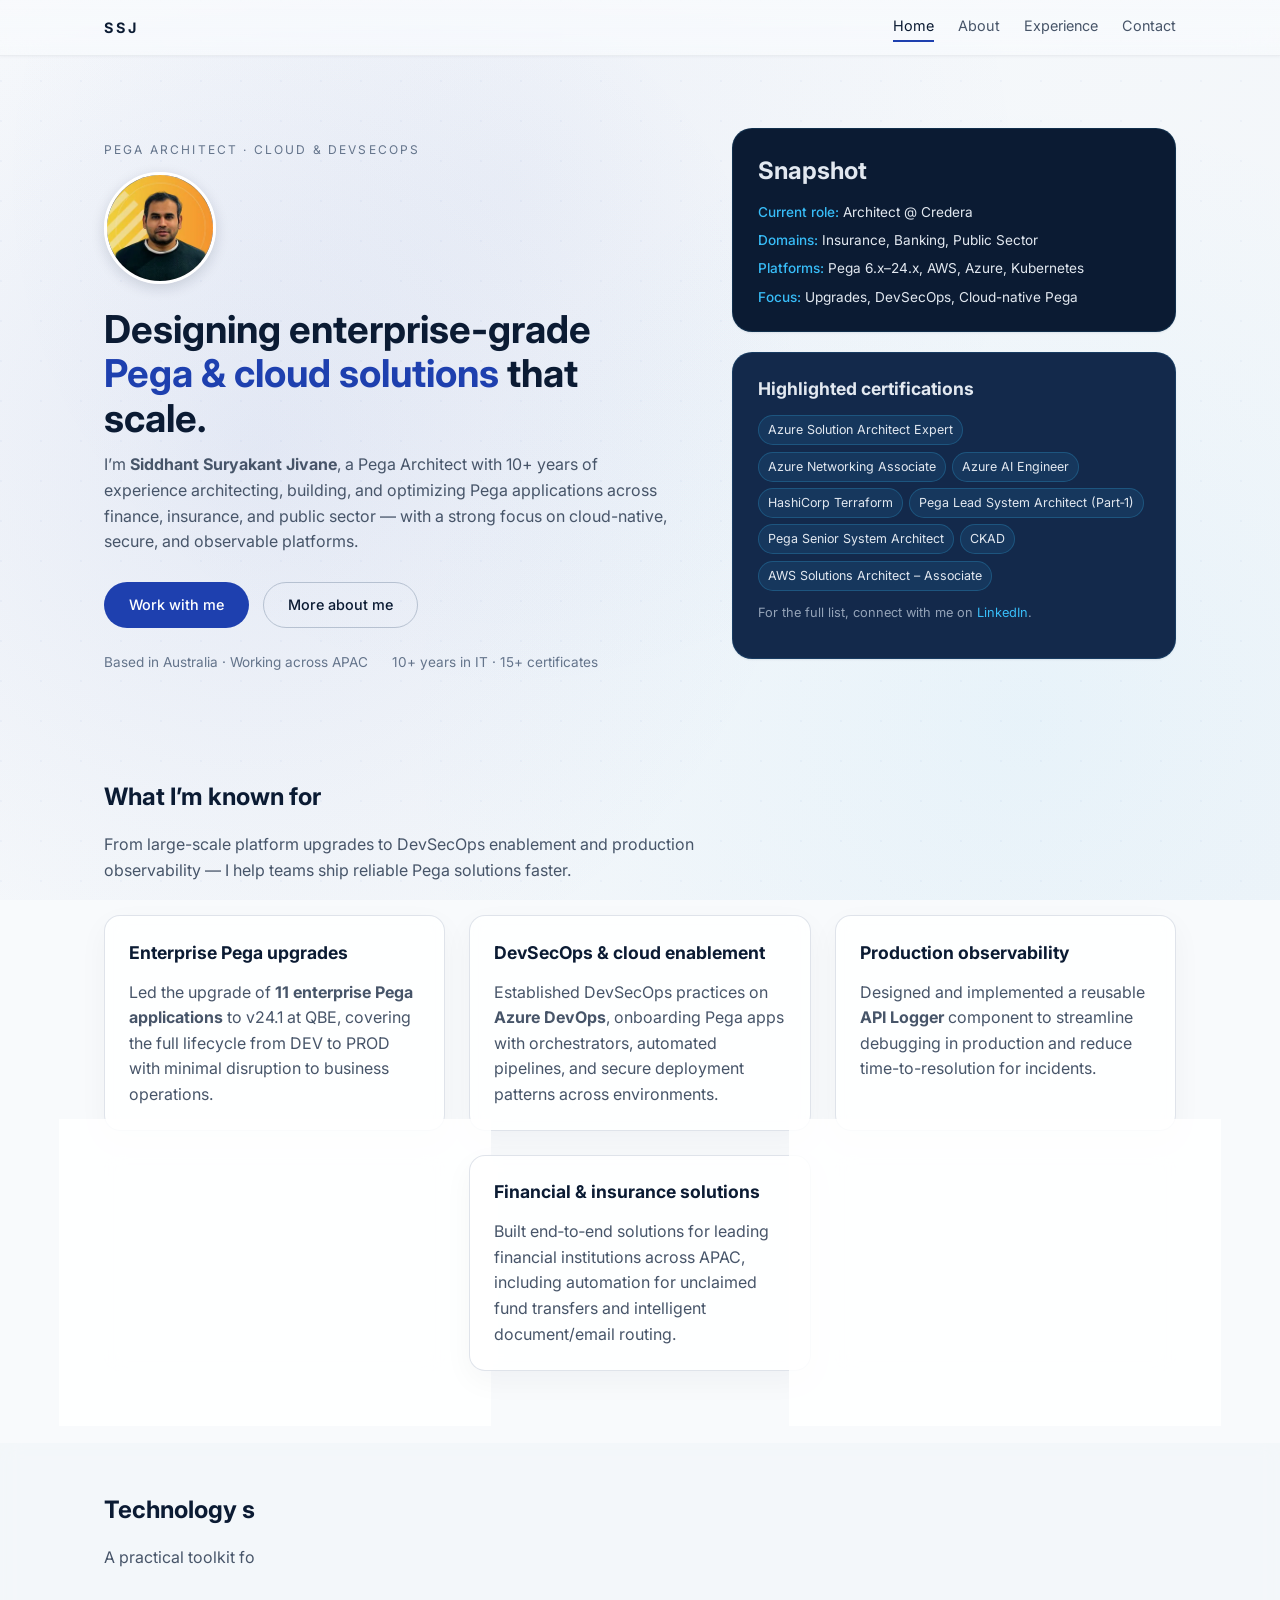
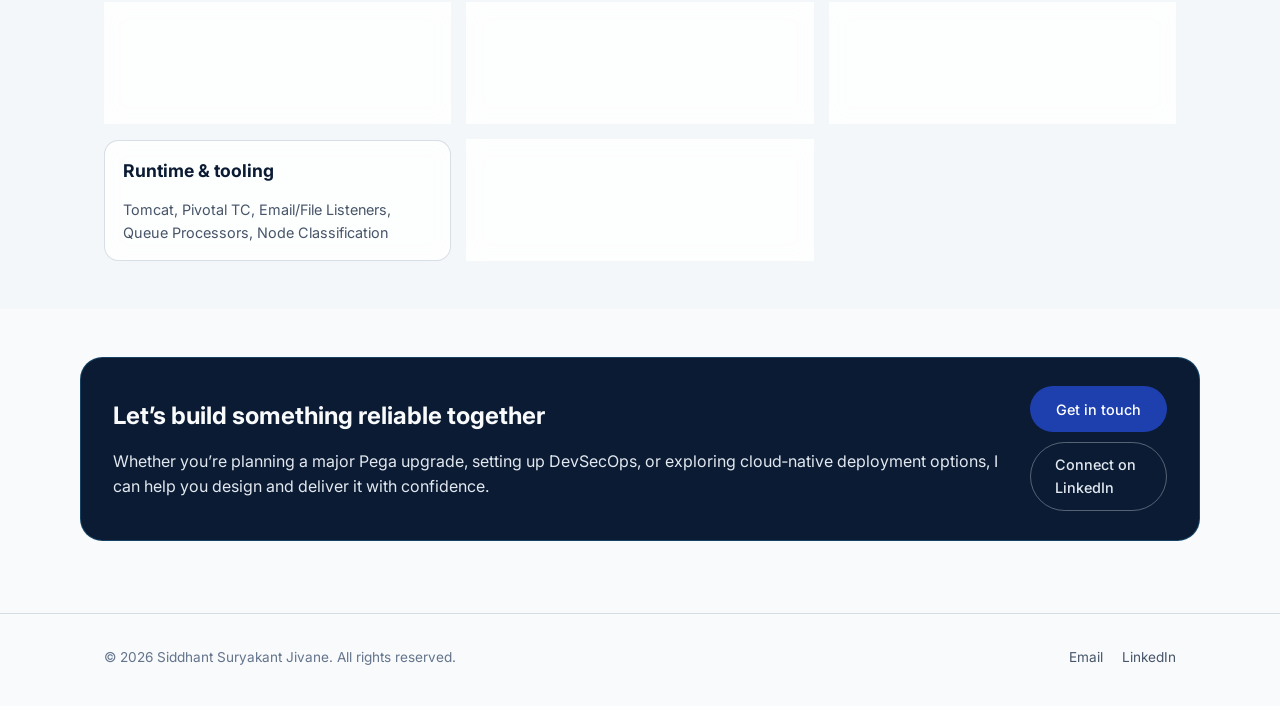
<file: index.html>
<!DOCTYPE html>
<html lang="en">
  <head>
    <meta charset="UTF-8" />
    <meta name="viewport" content="width=device-width, initial-scale=1.0" />
    <title>Siddhant Suryakant Jivane | Pega Architect & Cloud Architect</title>
    <meta
      name="description"
      content="Siddhant Suryakant Jivane - Pega Architect and Cloud Architect with 10+ years of experience in Pega, DevSecOps, and cloud-native solutions across finance, insurance, and public sector."
    />
    <link rel="canonical" href="https://YOUR-DOMAIN.com/" />
    <meta name="theme-color" content="#0b1b33" />
    <meta property="og:type" content="website" />
    <meta property="og:site_name" content="Siddhant Suryakant Jivane" />
    <meta property="og:title" content="Siddhant Suryakant Jivane | Pega Architect & Cloud Architect" />
    <meta property="og:description" content="Siddhant Suryakant Jivane - Pega Architect and Cloud Architect with 10+ years of experience in Pega, DevSecOps, and cloud-native solutions across finance, insurance, and public sector." />
    <meta property="og:url" content="https://YOUR-DOMAIN.com/" />
    <meta property="og:image" content="https://YOUR-DOMAIN.com/assets/og-image.jpg" />
    <meta property="og:image:alt" content="Portrait of Siddhant Suryakant Jivane" />
    <meta name="twitter:card" content="summary" />
    <meta name="twitter:title" content="Siddhant Suryakant Jivane | Pega Architect & Cloud Architect" />
    <meta name="twitter:description" content="Siddhant Suryakant Jivane - Pega Architect and Cloud Architect with 10+ years of experience in Pega, DevSecOps, and cloud-native solutions across finance, insurance, and public sector." />
    <meta name="twitter:image" content="https://YOUR-DOMAIN.com/assets/og-image.jpg" />
    <link rel="icon" type="image/png" sizes="32x32" href="assets/favicon-32.png" />
    <link rel="apple-touch-icon" href="assets/apple-touch-icon.png" />
    <script type="application/ld+json">
      {
        "@context": "https://schema.org",
        "@type": "Person",
        "name": "Siddhant Suryakant Jivane",
        "jobTitle": "Pega Architect & Cloud Architect",
        "url": "https://YOUR-DOMAIN.com/",
        "image": "https://YOUR-DOMAIN.com/assets/og-image.jpg",
        "worksFor": {
          "@type": "Organization",
          "name": "Credera"
        },
        "address": {
          "@type": "PostalAddress",
          "addressCountry": "AU"
        },
        "alumniOf": [
          "Caltech CTME",
          "M. S. Bidve College of Engineering"
        ],
        "knowsAbout": [
          "Pega",
          "Pega Lead System Architect",
          "DevSecOps",
          "Azure",
          "AWS",
          "Kubernetes",
          "Terraform",
          "Cloud architecture",
          "AI and machine learning"
        ],
        "sameAs": [
          "https://www.linkedin.com/in/siddhant-suryakant-jivane-pega-cloud/"
        ]
      }
    </script>
    <link rel="preconnect" href="https://fonts.googleapis.com" />
    <link rel="preconnect" href="https://fonts.gstatic.com" crossorigin />
    <link
      href="https://fonts.googleapis.com/css2?family=Inter:wght@300;400;500;600;700&display=swap"
      rel="stylesheet"
    />
    <link rel="stylesheet" href="styles.css" />
  </head>
  <body>
    <header class="site-header">
      <div class="container nav-container">
        <a href="index.html" class="logo">SSJ</a>
        <nav class="nav">
          <a href="index.html" class="nav-link active">Home</a>
          <a href="about.html" class="nav-link">About</a>
          <a href="experience.html" class="nav-link">Experience</a>
          <a href="contact.html" class="nav-link">Contact</a>
        </nav>
      </div>
    </header>

    <main>
      <!-- Hero -->
      <section class="hero">
        <div class="container hero-grid">
          <div class="hero-content">
            <p class="eyebrow">Pega Architect · Cloud & DevSecOps</p>
            <div class="hero-avatar-row">
              <picture>
                <source srcset="assets/profile.webp" type="image/webp" />
                <img
                  src="assets/profile-224.jpg"
                  alt="Portrait of Siddhant Suryakant Jivane"
                  class="avatar"
                  width="112"
                  height="112"
                  fetchpriority="high"
                />
              </picture>
            </div>
            <h1>
              Designing enterprise-grade<br />
              <span class="accent">Pega & cloud solutions</span>
              that scale.
            </h1>
            <p class="hero-subtitle">
              I’m <strong>Siddhant Suryakant Jivane</strong>, a Pega Architect with 10+
              years of experience architecting, building, and optimizing Pega
              applications across finance, insurance, and public sector — with a strong
              focus on cloud-native, secure, and observable platforms.
            </p>
            <div class="hero-actions">
              <a href="contact.html" class="btn primary">Work with me</a>
              <a href="about.html" class="btn ghost">More about me</a>
            </div>
            <div class="hero-meta">
              <span>Based in Australia · Working across APAC</span>
              <span>10+ years in IT · 15+ certificates</span>
            </div>
          </div>
          <div class="hero-panel">
            <div class="hero-card">
              <h2>Snapshot</h2>
              <ul class="stack-list">
                <li><strong>Current role:</strong> Architect @ Credera</li>
                <li><strong>Domains:</strong> Insurance, Banking, Public Sector</li>
                <li><strong>Platforms:</strong> Pega 6.x–24.x, AWS, Azure, Kubernetes</li>
                <li><strong>Focus:</strong> Upgrades, DevSecOps, Cloud-native Pega</li>
              </ul>
            </div>
            <div class="hero-card hero-card-accent">
              <h3>Highlighted certifications</h3>
              <ul class="badge-list">
                <li>Azure Solution Architect Expert</li>
                <li>Azure Networking Associate</li>
                <li>Azure AI Engineer</li>
                <li>HashiCorp Terraform</li>
                <li>Pega Lead System Architect (Part‑1)</li>
                <li>Pega Senior System Architect</li>
                <li>CKAD</li>
                <li>AWS Solutions Architect – Associate</li>
              </ul>
              <p class="small-note">
                For the full list, connect with me on
                <a
                  href="https://www.linkedin.com/in/siddhant-suryakant-jivane-pega-cloud/"
                  target="_blank"
                  rel="noreferrer"
                  >LinkedIn</a
                >.
              </p>
            </div>
          </div>
        </div>
      </section>

      <!-- Key Highlights -->
      <section class="section">
        <div class="container">
          <div class="section-header">
            <h2>What I’m known for</h2>
            <p>
              From large-scale platform upgrades to DevSecOps enablement and production
              observability — I help teams ship reliable Pega solutions faster.
            </p>
          </div>
          <div class="grid-3">
            <article class="card">
              <h3>Enterprise Pega upgrades</h3>
              <p>
                Led the upgrade of <strong>11 enterprise Pega applications</strong> to
                v24.1 at QBE, covering the full lifecycle from DEV to PROD with minimal
                disruption to business operations.
              </p>
            </article>
            <article class="card">
              <h3>DevSecOps & cloud enablement</h3>
              <p>
                Established DevSecOps practices on <strong>Azure DevOps</strong>,
                onboarding Pega apps with orchestrators, automated pipelines, and secure
                deployment patterns across environments.
              </p>
            </article>
            <article class="card">
              <h3>Production observability</h3>
              <p>
                Designed and implemented a reusable <strong>API Logger</strong> component
                to streamline debugging in production and reduce time-to-resolution for
                incidents.
              </p>
            </article>
          </div>
          <div class="grid-3">
            <article class="card">
              <h3>Cloud‑native Pega</h3>
              <p>
                Delivered a <strong>Docker-based Pega PoC</strong> to demonstrate
                cloud‑native deployment strategies, paving the way for containerized
                workloads.
              </p>
            </article>
            <article class="card">
              <h3>Financial & insurance solutions</h3>
              <p>
                Built end‑to‑end solutions for leading financial institutions across
                APAC, including automation for unclaimed fund transfers and intelligent
                document/email routing.
              </p>
            </article>
            <article class="card">
              <h3>Mentoring & CoE enablement</h3>
              <p>
                Enabled offshore Centers of Excellence through structured elaboration,
                design guidance, and ongoing mentoring across multiple project teams.
              </p>
            </article>
          </div>
        </div>
      </section>

      <!-- Tech Stack -->
      <section class="section section-alt">
        <div class="container">
          <div class="section-header">
            <h2>Technology stack</h2>
            <p>A practical toolkit for building and operating production‑grade systems.</p>
          </div>
          <div class="stack-grid">
            <div class="stack-column">
              <h3>BPM & Decisioning</h3>
              <p>Pega 6.x – 24.x, Customer Service, Decisioning, BIX</p>
            </div>
            <div class="stack-column">
              <h3>Cloud & DevOps</h3>
              <p>AWS, Azure DevOps, Kubernetes, Docker, Jenkins</p>
            </div>
            <div class="stack-column">
              <h3>Languages & Data</h3>
              <p>Java, JavaScript, HTML, PostgreSQL, MS SQL</p>
            </div>
            <div class="stack-column">
              <h3>Runtime & tooling</h3>
              <p>Tomcat, Pivotal TC, Email/File Listeners, Queue Processors, Node Classification</p>
            </div>
            <div class="stack-column">
              <h3>Diagnostics</h3>
              <p>Dynatrace, PAL, PLA, Tracer, SMA, advanced logging & observability patterns</p>
            </div>
          </div>
        </div>
      </section>

      <!-- Call to action -->
      <section class="section">
        <div class="container cta">
          <div>
            <h2>Let’s build something reliable together</h2>
            <p>
              Whether you’re planning a major Pega upgrade, setting up DevSecOps, or
              exploring cloud‑native deployment options, I can help you design and
              deliver it with confidence.
            </p>
          </div>
          <div class="cta-actions">
            <a href="contact.html" class="btn primary">Get in touch</a>
            <a
              href="https://www.linkedin.com/in/siddhant-suryakant-jivane-pega-cloud/"
              class="btn ghost"
              target="_blank"
              rel="noreferrer"
              >Connect on LinkedIn</a
            >
          </div>
        </div>
      </section>
    </main>

    <footer class="site-footer">
      <div class="container footer-content">
        <p>© <span id="year"></span> Siddhant Suryakant Jivane. All rights reserved.</p>
        <div class="footer-links">
          <a
            href="mailto:siddhant1jivane@gmail.com"
            class="footer-link"
            >Email</a
          >
          <a
            href="https://www.linkedin.com/in/siddhant-suryakant-jivane-pega-cloud/"
            target="_blank"
            rel="noreferrer"
            class="footer-link"
            >LinkedIn</a
          >
        </div>
      </div>
      <script>
        document.getElementById("year").textContent = new Date().getFullYear();
      </script>
    </footer>
    <script src="animations.js"></script>
  </body>
</html>
</file>
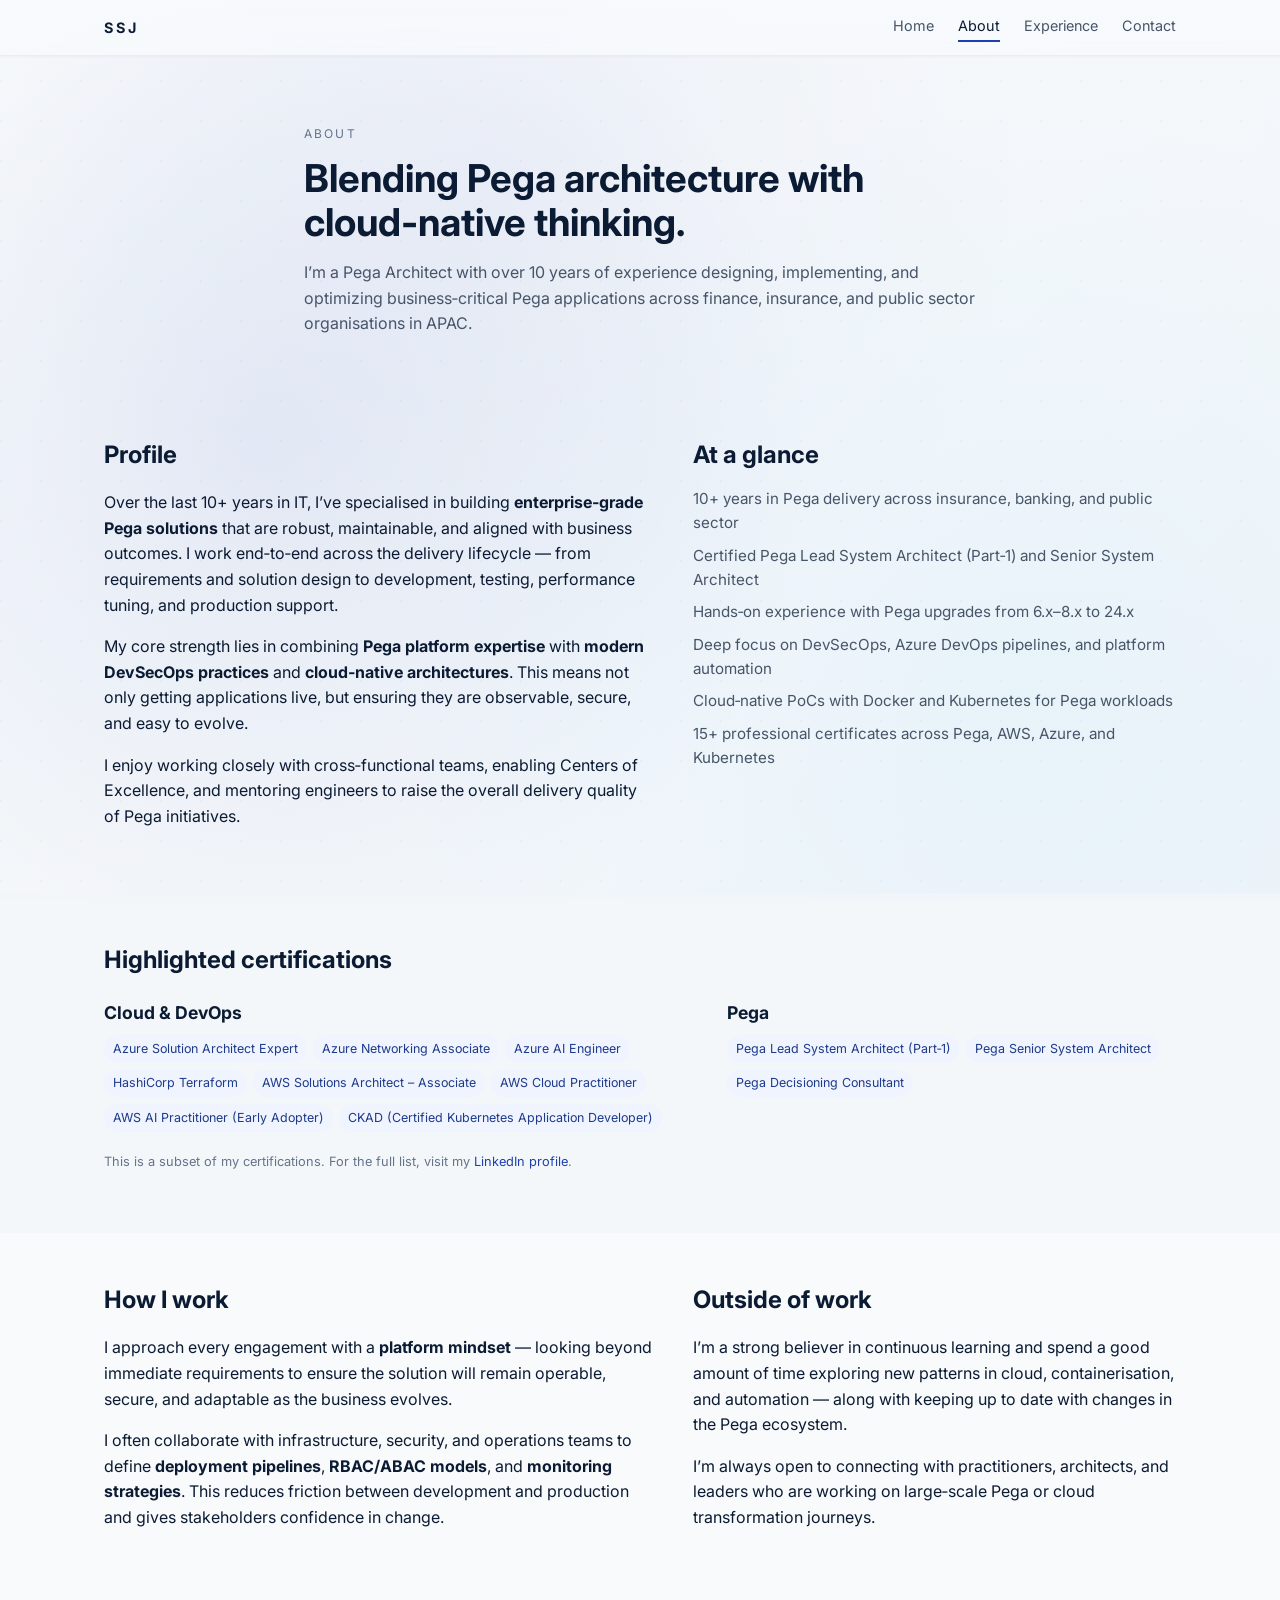
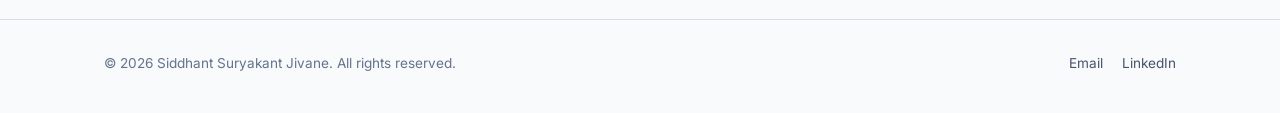
<file: about.html>
<!DOCTYPE html>
<html lang="en">
  <head>
    <meta charset="UTF-8" />
    <meta name="viewport" content="width=device-width, initial-scale=1.0" />
    <title>About | Siddhant Suryakant Jivane</title>
    <meta
      name="description"
      content="Learn more about Siddhant Suryakant Jivane, a Pega Architect specializing in enterprise Pega, DevSecOps, and cloud-native architectures."
    />
    <link rel="canonical" href="https://YOUR-DOMAIN.com/about.html" />
    <meta name="theme-color" content="#0b1b33" />
    <meta property="og:type" content="website" />
    <meta property="og:site_name" content="Siddhant Suryakant Jivane" />
    <meta property="og:title" content="About | Siddhant Suryakant Jivane" />
    <meta property="og:description" content="Learn more about Siddhant Suryakant Jivane, a Pega Architect specializing in enterprise Pega, DevSecOps, and cloud-native architectures." />
    <meta property="og:url" content="https://YOUR-DOMAIN.com/about.html" />
    <meta property="og:image" content="https://YOUR-DOMAIN.com/assets/og-image.jpg" />
    <meta property="og:image:alt" content="Portrait of Siddhant Suryakant Jivane" />
    <meta name="twitter:card" content="summary" />
    <meta name="twitter:title" content="About | Siddhant Suryakant Jivane" />
    <meta name="twitter:description" content="Learn more about Siddhant Suryakant Jivane, a Pega Architect specializing in enterprise Pega, DevSecOps, and cloud-native architectures." />
    <meta name="twitter:image" content="https://YOUR-DOMAIN.com/assets/og-image.jpg" />
    <link rel="icon" type="image/png" sizes="32x32" href="assets/favicon-32.png" />
    <link rel="apple-touch-icon" href="assets/apple-touch-icon.png" />
    <link rel="preconnect" href="https://fonts.googleapis.com" />
    <link rel="preconnect" href="https://fonts.gstatic.com" crossorigin />
    <link
      href="https://fonts.googleapis.com/css2?family=Inter:wght@300;400;500;600;700&display=swap"
      rel="stylesheet"
    />
    <link rel="stylesheet" href="styles.css" />
  </head>
  <body>
    <header class="site-header">
      <div class="container nav-container">
        <a href="index.html" class="logo">SSJ</a>
        <nav class="nav">
          <a href="index.html" class="nav-link">Home</a>
          <a href="about.html" class="nav-link active">About</a>
          <a href="experience.html" class="nav-link">Experience</a>
          <a href="contact.html" class="nav-link">Contact</a>
        </nav>
      </div>
    </header>

    <main>
      <section class="page-hero">
        <div class="container narrow">
          <p class="eyebrow">About</p>
          <h1>Blending Pega architecture with cloud‑native thinking.</h1>
          <p class="lead">
            I’m a Pega Architect with over 10 years of experience designing, implementing,
            and optimizing business‑critical Pega applications across finance, insurance,
            and public sector organisations in APAC.
          </p>
        </div>
      </section>

      <section class="section">
        <div class="container two-column">
          <div>
            <h2>Profile</h2>
            <p>
              Over the last 10+ years in IT, I’ve specialised in building
              <strong>enterprise‑grade Pega solutions</strong> that are robust,
              maintainable, and aligned with business outcomes. I work end‑to‑end across
              the delivery lifecycle — from requirements and solution design to
              development, testing, performance tuning, and production support.
            </p>
            <p>
              My core strength lies in combining <strong>Pega platform expertise</strong>
              with <strong>modern DevSecOps practices</strong> and
              <strong>cloud‑native architectures</strong>. This means not only getting
              applications live, but ensuring they are observable, secure, and easy to
              evolve.
            </p>
            <p>
              I enjoy working closely with cross‑functional teams, enabling Centers of
              Excellence, and mentoring engineers to raise the overall delivery quality of
              Pega initiatives.
            </p>
          </div>
          <div>
            <h2>At a glance</h2>
            <ul class="key-list">
              <li>10+ years in Pega delivery across insurance, banking, and public sector</li>
              <li>Certified Pega Lead System Architect (Part‑1) and Senior System Architect</li>
              <li>Hands‑on experience with Pega upgrades from 6.x–8.x to 24.x</li>
              <li>Deep focus on DevSecOps, Azure DevOps pipelines, and platform automation</li>
              <li>Cloud‑native PoCs with Docker and Kubernetes for Pega workloads</li>
              <li>15+ professional certificates across Pega, AWS, Azure, and Kubernetes</li>
            </ul>
          </div>
        </div>
      </section>

      <section class="section section-alt">
        <div class="container">
          <h2>Highlighted certifications</h2>
          <div class="badge-grid">
            <div class="badge-group">
              <h3>Cloud & DevOps</h3>
              <ul class="badge-list">
                <li>Azure Solution Architect Expert</li>
                <li>Azure Networking Associate</li>
                <li>Azure AI Engineer</li>
                <li>HashiCorp Terraform</li>
                <li>AWS Solutions Architect – Associate</li>
                <li>AWS Cloud Practitioner</li>
                <li>AWS AI Practitioner (Early Adopter)</li>
                <li>CKAD (Certified Kubernetes Application Developer)</li>
              </ul>
            </div>
            <div class="badge-group">
              <h3>Pega</h3>
              <ul class="badge-list">
                <li>Pega Lead System Architect (Part‑1)</li>
                <li>Pega Senior System Architect</li>
                <li>Pega Decisioning Consultant</li>
              </ul>
            </div>
          </div>
          <p class="small-note">
            This is a subset of my certifications. For the full list, visit my
            <a
              href="https://www.linkedin.com/in/siddhant-suryakant-jivane-pega-cloud/"
              target="_blank"
              rel="noreferrer"
              >LinkedIn profile</a
            >.
          </p>
        </div>
      </section>

      <section class="section">
        <div class="container two-column">
          <div>
            <h2>How I work</h2>
            <p>
              I approach every engagement with a <strong>platform mindset</strong> —
              looking beyond immediate requirements to ensure the solution will remain
              operable, secure, and adaptable as the business evolves.
            </p>
            <p>
              I often collaborate with infrastructure, security, and operations teams to
              define <strong>deployment pipelines</strong>, <strong>RBAC/ABAC models</strong>,
              and <strong>monitoring strategies</strong>. This reduces friction between
              development and production and gives stakeholders confidence in change.
            </p>
          </div>
          <div>
            <h2>Outside of work</h2>
            <p>
              I’m a strong believer in continuous learning and spend a good amount of time
              exploring new patterns in cloud, containerisation, and automation — along
              with keeping up to date with changes in the Pega ecosystem.
            </p>
            <p>
              I’m always open to connecting with practitioners, architects, and leaders who
              are working on large‑scale Pega or cloud transformation journeys.
            </p>
          </div>
        </div>
      </section>
    </main>

    <footer class="site-footer">
      <div class="container footer-content">
        <p>© <span id="year"></span> Siddhant Suryakant Jivane. All rights reserved.</p>
        <div class="footer-links">
          <a href="mailto:siddhant1jivane@gmail.com" class="footer-link">Email</a>
          <a
            href="https://www.linkedin.com/in/siddhant-suryakant-jivane-pega-cloud/"
            target="_blank"
            rel="noreferrer"
            class="footer-link"
            >LinkedIn</a
          >
        </div>
      </div>
      <script>
        document.getElementById("year").textContent = new Date().getFullYear();
      </script>
    </footer>
    <script src="animations.js"></script>
  </body>
</html>
</file>
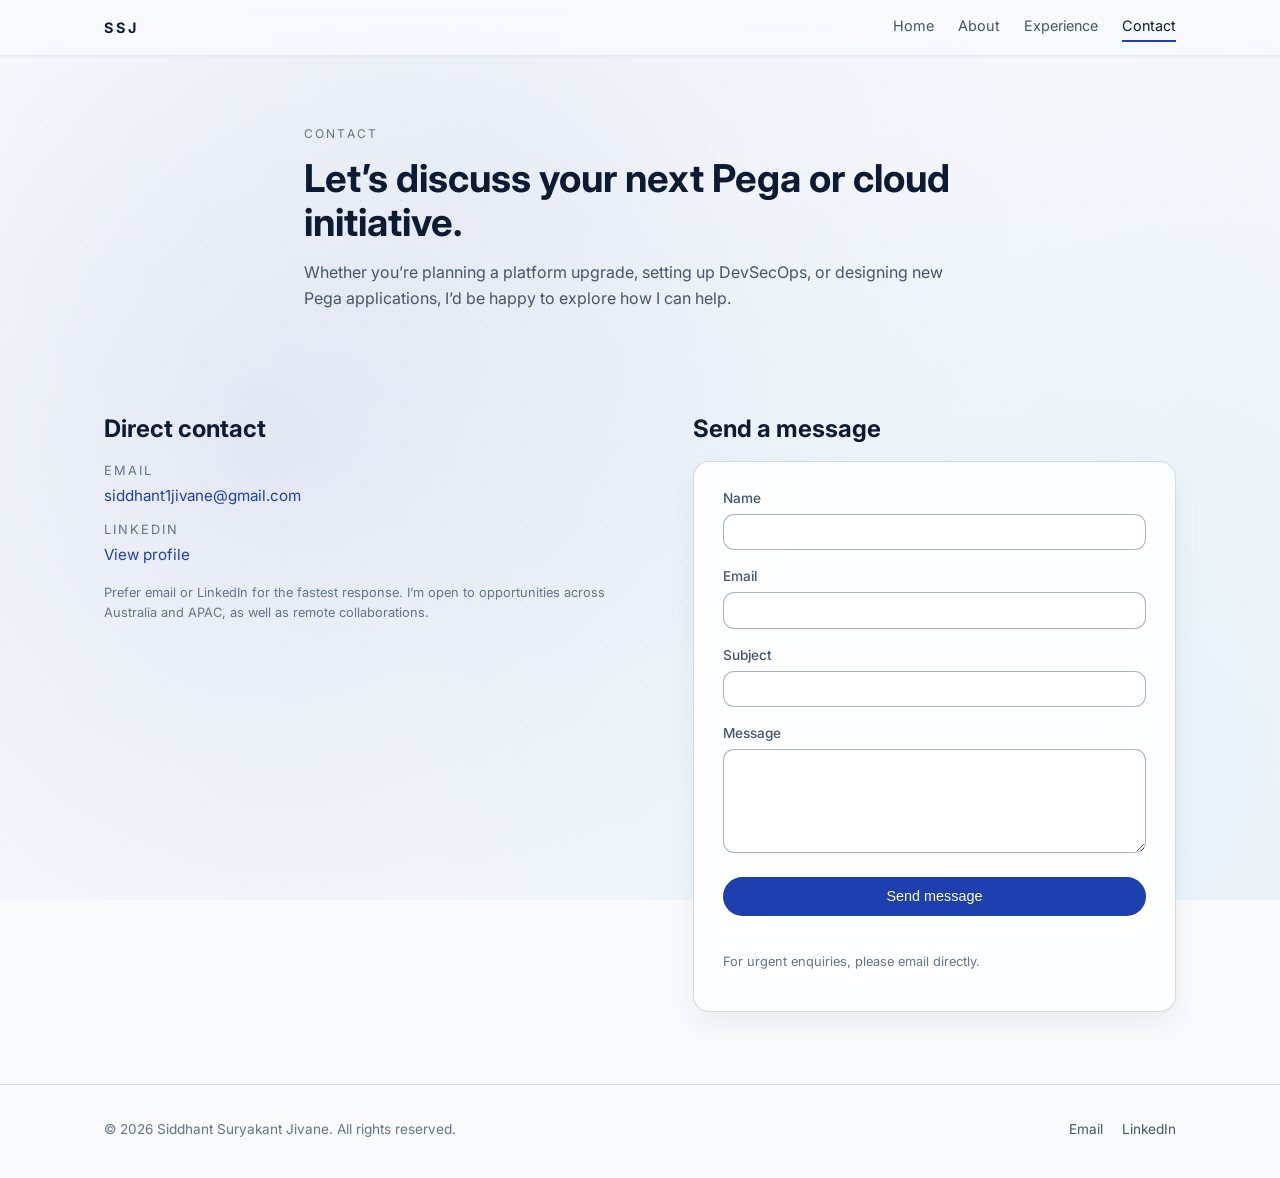
<file: contact.html>
<!DOCTYPE html>
<html lang="en">
  <head>
    <meta charset="UTF-8" />
    <meta name="viewport" content="width=device-width, initial-scale=1.0" />
    <title>Contact | Siddhant Suryakant Jivane</title>
    <meta
      name="description"
      content="Get in touch with Siddhant Suryakant Jivane for Pega architecture, upgrades, DevSecOps, and cloud-native consulting."
    />
    <link rel="canonical" href="https://YOUR-DOMAIN.com/contact.html" />
    <meta name="theme-color" content="#0b1b33" />
    <meta property="og:type" content="website" />
    <meta property="og:site_name" content="Siddhant Suryakant Jivane" />
    <meta property="og:title" content="Contact | Siddhant Suryakant Jivane" />
    <meta property="og:description" content="Get in touch with Siddhant Suryakant Jivane for Pega architecture, upgrades, DevSecOps, and cloud-native consulting." />
    <meta property="og:url" content="https://YOUR-DOMAIN.com/contact.html" />
    <meta property="og:image" content="https://YOUR-DOMAIN.com/assets/og-image.jpg" />
    <meta property="og:image:alt" content="Portrait of Siddhant Suryakant Jivane" />
    <meta name="twitter:card" content="summary" />
    <meta name="twitter:title" content="Contact | Siddhant Suryakant Jivane" />
    <meta name="twitter:description" content="Get in touch with Siddhant Suryakant Jivane for Pega architecture, upgrades, DevSecOps, and cloud-native consulting." />
    <meta name="twitter:image" content="https://YOUR-DOMAIN.com/assets/og-image.jpg" />
    <link rel="icon" type="image/png" sizes="32x32" href="assets/favicon-32.png" />
    <link rel="apple-touch-icon" href="assets/apple-touch-icon.png" />
    <link rel="preconnect" href="https://fonts.googleapis.com" />
    <link rel="preconnect" href="https://fonts.gstatic.com" crossorigin />
    <link
      href="https://fonts.googleapis.com/css2?family=Inter:wght@300;400;500;600;700&display=swap"
      rel="stylesheet"
    />
    <link rel="stylesheet" href="styles.css" />
  </head>
  <body>
    <header class="site-header">
      <div class="container nav-container">
        <a href="index.html" class="logo">SSJ</a>
        <nav class="nav">
          <a href="index.html" class="nav-link">Home</a>
          <a href="about.html" class="nav-link">About</a>
          <a href="experience.html" class="nav-link">Experience</a>
          <a href="contact.html" class="nav-link active">Contact</a>
        </nav>
      </div>
    </header>

    <main>
      <section class="page-hero">
        <div class="container narrow">
          <p class="eyebrow">Contact</p>
          <h1>Let’s discuss your next Pega or cloud initiative.</h1>
          <p class="lead">
            Whether you’re planning a platform upgrade, setting up DevSecOps, or designing
            new Pega applications, I’d be happy to explore how I can help.
          </p>
        </div>
      </section>

      <section class="section">
        <div class="container two-column">
          <div>
            <h2>Direct contact</h2>
            <ul class="contact-list">
              <li>
                <span class="label">Email</span>
                <a href="mailto:siddhant1jivane@gmail.com">siddhant1jivane@gmail.com</a>
              </li>
              <li>
                <span class="label">LinkedIn</span>
                <a
                  href="https://www.linkedin.com/in/siddhant-suryakant-jivane-pega-cloud/"
                  target="_blank"
                  rel="noreferrer"
                  >View profile</a
                >
              </li>
            </ul>
            <p class="small-note">
              Prefer email or LinkedIn for the fastest response. I’m open to opportunities
              across Australia and APAC, as well as remote collaborations.
            </p>
          </div>

          <div>
            <h2>Send a message</h2>
            <!--
              To receive messages directly (no email app needed), create a free form at
              https://formspree.io and paste its URL into data-endpoint, e.g.
              data-endpoint="https://formspree.io/f/abcdwxyz".
              While data-endpoint is empty, the form opens a pre-filled email to the
              address in the "Direct contact" list instead.
            -->
            <form id="contact-form" class="contact-form" data-endpoint="" novalidate>
              <div class="form-field">
                <label for="name">Name</label>
                <input id="name" name="name" type="text" required />
              </div>
              <div class="form-field">
                <label for="email">Email</label>
                <input id="email" name="email" type="email" required />
              </div>
              <div class="form-field">
                <label for="subject">Subject</label>
                <input id="subject" name="subject" type="text" />
              </div>
              <div class="form-field">
                <label for="message">Message</label>
                <textarea id="message" name="message" rows="5" required></textarea>
              </div>
              <!-- Honeypot field to catch spam bots; hidden from people -->
              <input type="text" name="_gotcha" tabindex="-1" autocomplete="off" hidden />
              <button type="submit" class="btn primary full-width">Send message</button>
              <p class="form-status" role="status" aria-live="polite"></p>
              <p class="form-hint">
                For urgent enquiries, please email directly.
              </p>
            </form>
          </div>
        </div>
      </section>
    </main>

    <footer class="site-footer">
      <div class="container footer-content">
        <p>© <span id="year"></span> Siddhant Suryakant Jivane. All rights reserved.</p>
        <div class="footer-links">
          <a href="mailto:siddhant1jivane@gmail.com" class="footer-link">Email</a>
          <a
            href="https://www.linkedin.com/in/siddhant-suryakant-jivane-pega-cloud/"
            target="_blank"
            rel="noreferrer"
            class="footer-link"
            >LinkedIn</a
          >
        </div>
      </div>
      <script>
        document.getElementById("year").textContent = new Date().getFullYear();
      </script>
    </footer>
    <script src="animations.js"></script>
    <script src="contact.js"></script>
  </body>
</html>
</file>
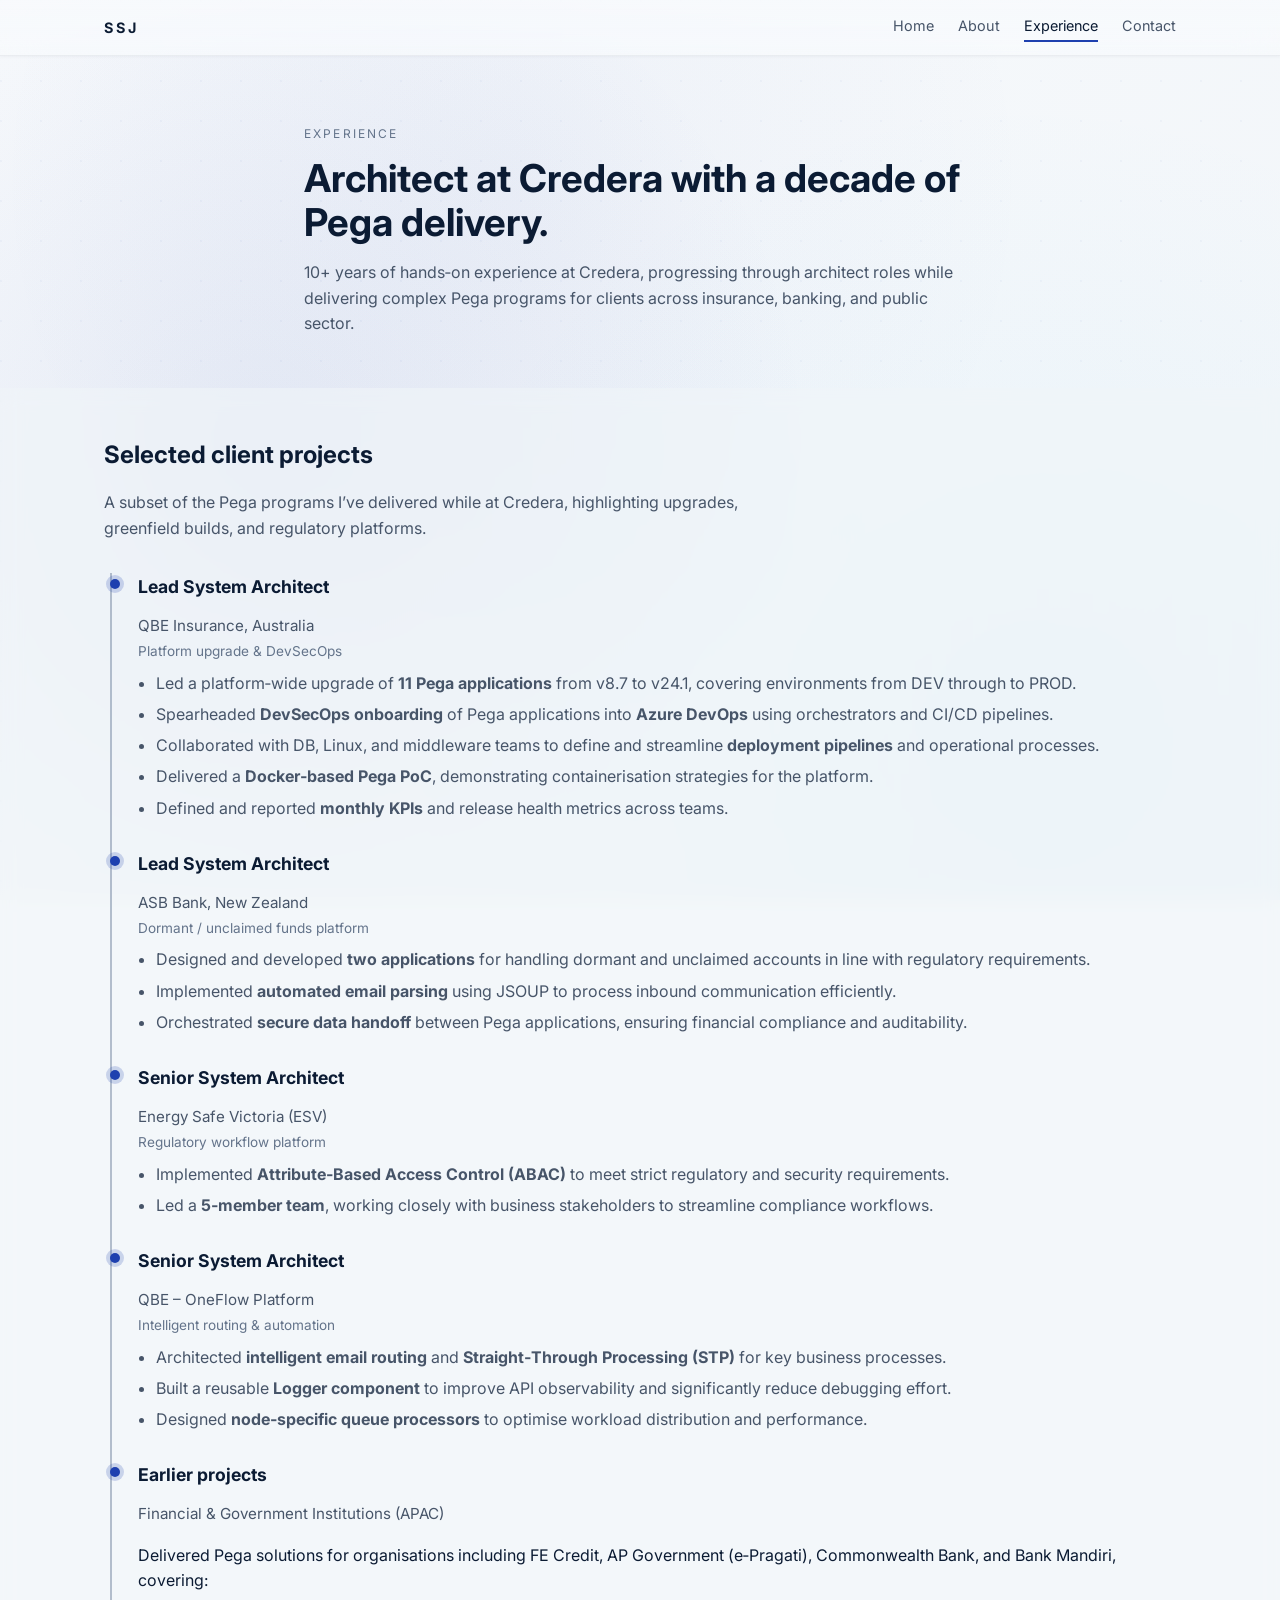
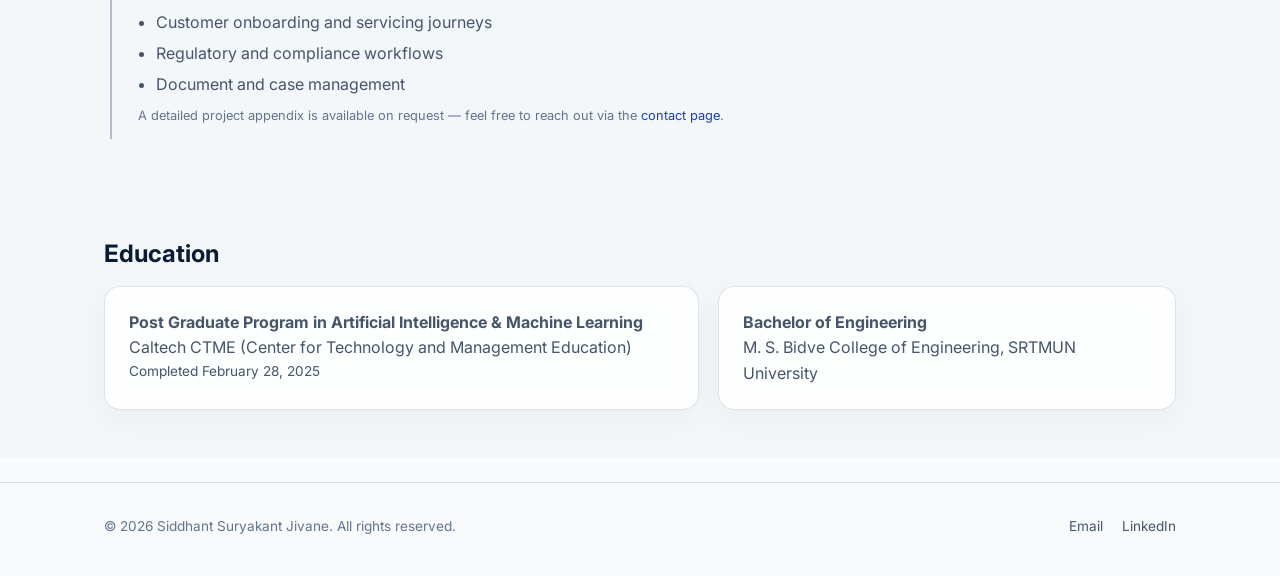
<file: experience.html>
<!DOCTYPE html>
<html lang="en">
  <head>
    <meta charset="UTF-8" />
    <meta name="viewport" content="width=device-width, initial-scale=1.0" />
    <title>Experience | Siddhant Suryakant Jivane</title>
    <meta
      name="description"
      content="Professional experience of Siddhant Suryakant Jivane as an Architect at Credera, with selected Pega client engagements across insurance, banking, and public sector."
    />
    <link rel="canonical" href="https://YOUR-DOMAIN.com/experience.html" />
    <meta name="theme-color" content="#0b1b33" />
    <meta property="og:type" content="website" />
    <meta property="og:site_name" content="Siddhant Suryakant Jivane" />
    <meta property="og:title" content="Experience | Siddhant Suryakant Jivane" />
    <meta property="og:description" content="Professional experience of Siddhant Suryakant Jivane as an Architect at Credera, with selected Pega client engagements across insurance, banking, and public sector." />
    <meta property="og:url" content="https://YOUR-DOMAIN.com/experience.html" />
    <meta property="og:image" content="https://YOUR-DOMAIN.com/assets/og-image.jpg" />
    <meta property="og:image:alt" content="Portrait of Siddhant Suryakant Jivane" />
    <meta name="twitter:card" content="summary" />
    <meta name="twitter:title" content="Experience | Siddhant Suryakant Jivane" />
    <meta name="twitter:description" content="Professional experience of Siddhant Suryakant Jivane as an Architect at Credera, with selected Pega client engagements across insurance, banking, and public sector." />
    <meta name="twitter:image" content="https://YOUR-DOMAIN.com/assets/og-image.jpg" />
    <link rel="icon" type="image/png" sizes="32x32" href="assets/favicon-32.png" />
    <link rel="apple-touch-icon" href="assets/apple-touch-icon.png" />
    <link rel="preconnect" href="https://fonts.googleapis.com" />
    <link rel="preconnect" href="https://fonts.gstatic.com" crossorigin />
    <link
      href="https://fonts.googleapis.com/css2?family=Inter:wght@300;400;500;600;700&display=swap"
      rel="stylesheet"
    />
    <link rel="stylesheet" href="styles.css" />
  </head>
  <body>
    <header class="site-header">
      <div class="container nav-container">
        <a href="index.html" class="logo">SSJ</a>
        <nav class="nav">
          <a href="index.html" class="nav-link">Home</a>
          <a href="about.html" class="nav-link">About</a>
          <a href="experience.html" class="nav-link active">Experience</a>
          <a href="contact.html" class="nav-link">Contact</a>
        </nav>
      </div>
    </header>

    <main>
      <section class="page-hero">
        <div class="container narrow">
          <p class="eyebrow">Experience</p>
          <h1>Architect at Credera with a decade of Pega delivery.</h1>
          <p class="lead">
            10+ years of hands‑on experience at Credera, progressing through architect roles
            while delivering complex Pega programs for clients across insurance, banking,
            and public sector.
          </p>
        </div>
      </section>

      <section class="section section-alt">
        <div class="container">
          <div class="section-header">
            <h2>Selected client projects</h2>
            <p>
              A subset of the Pega programs I’ve delivered while at Credera, highlighting
              upgrades, greenfield builds, and regulatory platforms.
            </p>
          </div>
          <div class="timeline">
            <article class="timeline-item">
              <div class="timeline-meta">
                <h2>Lead System Architect</h2>
                <p class="company">QBE Insurance, Australia</p>
                <p class="duration">Platform upgrade &amp; DevSecOps</p>
              </div>
              <div class="timeline-content">
                <ul>
                  <li>
                    Led a platform‑wide upgrade of
                    <strong>11 Pega applications</strong> from v8.7 to v24.1, covering
                    environments from DEV through to PROD.
                  </li>
                  <li>
                    Spearheaded <strong>DevSecOps onboarding</strong> of Pega applications
                    into <strong>Azure DevOps</strong> using orchestrators and CI/CD
                    pipelines.
                  </li>
                  <li>
                    Collaborated with DB, Linux, and middleware teams to define and
                    streamline <strong>deployment pipelines</strong> and operational
                    processes.
                  </li>
                  <li>
                    Delivered a <strong>Docker‑based Pega PoC</strong>, demonstrating
                    containerisation strategies for the platform.
                  </li>
                  <li>
                    Defined and reported <strong>monthly KPIs</strong> and release health
                    metrics across teams.
                  </li>
                </ul>
              </div>
            </article>

            <article class="timeline-item">
              <div class="timeline-meta">
                <h2>Lead System Architect</h2>
                <p class="company">ASB Bank, New Zealand</p>
                <p class="duration">Dormant / unclaimed funds platform</p>
              </div>
              <div class="timeline-content">
                <ul>
                  <li>
                    Designed and developed <strong>two applications</strong> for handling
                    dormant and unclaimed accounts in line with regulatory requirements.
                  </li>
                  <li>
                    Implemented <strong>automated email parsing</strong> using JSOUP to
                    process inbound communication efficiently.
                  </li>
                  <li>
                    Orchestrated <strong>secure data handoff</strong> between Pega
                    applications, ensuring financial compliance and auditability.
                  </li>
                </ul>
              </div>
            </article>

            <article class="timeline-item">
              <div class="timeline-meta">
                <h2>Senior System Architect</h2>
                <p class="company">Energy Safe Victoria (ESV)</p>
                <p class="duration">Regulatory workflow platform</p>
              </div>
              <div class="timeline-content">
                <ul>
                  <li>
                    Implemented <strong>Attribute‑Based Access Control (ABAC)</strong> to
                    meet strict regulatory and security requirements.
                  </li>
                  <li>
                    Led a <strong>5‑member team</strong>, working closely with business
                    stakeholders to streamline compliance workflows.
                  </li>
                </ul>
              </div>
            </article>

            <article class="timeline-item">
              <div class="timeline-meta">
                <h2>Senior System Architect</h2>
                <p class="company">QBE – OneFlow Platform</p>
                <p class="duration">Intelligent routing &amp; automation</p>
              </div>
              <div class="timeline-content">
                <ul>
                  <li>
                    Architected <strong>intelligent email routing</strong> and
                    <strong>Straight‑Through Processing (STP)</strong> for key business
                    processes.
                  </li>
                  <li>
                    Built a reusable <strong>Logger component</strong> to improve API
                    observability and significantly reduce debugging effort.
                  </li>
                  <li>
                    Designed <strong>node‑specific queue processors</strong> to optimise
                    workload distribution and performance.
                  </li>
                </ul>
              </div>
            </article>

            <article class="timeline-item">
              <div class="timeline-meta">
                <h2>Earlier projects</h2>
                <p class="company">Financial &amp; Government Institutions (APAC)</p>
              </div>
              <div class="timeline-content">
                <p>
                  Delivered Pega solutions for organisations including FE Credit, AP
                  Government (e‑Pragati), Commonwealth Bank, and Bank Mandiri, covering:
                </p>
                <ul>
                  <li>Customer onboarding and servicing journeys</li>
                  <li>Regulatory and compliance workflows</li>
                  <li>Document and case management</li>
                </ul>
                <p class="small-note">
                  A detailed project appendix is available on request — feel free to reach
                  out via the <a href="contact.html">contact page</a>.
                </p>
              </div>
            </article>
          </div>
        </div>
      </section>

      <section class="section section-alt">
        <div class="container">
          <h2>Education</h2>
          <div class="education-grid">
            <div class="card">
              <p><strong>Post Graduate Program in Artificial Intelligence &amp; Machine Learning</strong></p>
              <p>Caltech CTME (Center for Technology and Management Education)</p>
              <p class="education-meta">Completed February 28, 2025</p>
            </div>
            <div class="card">
              <p><strong>Bachelor of Engineering</strong></p>
              <p>M. S. Bidve College of Engineering, SRTMUN University</p>
            </div>
          </div>
        </div>
      </section>
    </main>

    <footer class="site-footer">
      <div class="container footer-content">
        <p>© <span id="year"></span> Siddhant Suryakant Jivane. All rights reserved.</p>
        <div class="footer-links">
          <a href="mailto:siddhant1jivane@gmail.com" class="footer-link">Email</a>
          <a
            href="https://www.linkedin.com/in/siddhant-suryakant-jivane-pega-cloud/"
            target="_blank"
            rel="noreferrer"
            class="footer-link"
            >LinkedIn</a
          >
        </div>
      </div>
      <script>
        document.getElementById("year").textContent = new Date().getFullYear();
      </script>
    </footer>
    <script src="animations.js"></script>
  </body>
</html>
</file>
<file: styles.css>
/* Palette: refined enterprise blue */
:root {
  --navy: #0b1b33;
  --navy-2: #13294b;
  --blue: #1e40af;
  --blue-hover: #1e3a8a;
  --sky: #38bdf8;
  --bg: #f8fafc;
  --bg-alt: #f1f5f9;
  --text-2: #475569;
  --text-3: #64748b;
  --on-dark: #e2e8f0;
  --on-dark-muted: #94a3b8;
  --blue-tint: #eff4ff;
  --blue-tint-2: #dbe6fe;
}

a:focus-visible,
.btn:focus-visible {
  outline: 2px solid var(--blue);
  outline-offset: 3px;
}

.hero-card a:focus-visible,
.cta .btn:focus-visible {
  outline-color: var(--sky);
}

*,
*::before,
*::after {
  box-sizing: border-box;
}

html {
  scroll-behavior: smooth;
}

html,
body {
  margin: 0;
  padding: 0;
}

/* Respect user's motion preferences */
@media (prefers-reduced-motion: reduce) {
  *,
  *::before,
  *::after {
    animation-duration: 0.01ms !important;
    animation-iteration-count: 1 !important;
    transition-duration: 0.01ms !important;
  }
  
  html {
    scroll-behavior: auto;
  }
  
  body::before,
  body::after {
    animation: none !important;
  }
}

body {
  font-family: 'Inter', system-ui, -apple-system, BlinkMacSystemFont, 'Segoe UI',
    sans-serif;
  color: var(--navy);
  background-color: var(--bg);
  line-height: 1.6;
  position: relative;
  overflow-x: hidden;
}

/* Animated gradient mesh background */
body::before {
  content: '';
  position: fixed;
  top: 0;
  left: 0;
  width: 100%;
  height: 100%;
  z-index: -1;
  background: 
    radial-gradient(circle at 20% 50%, rgba(30, 64, 175, 0.08) 0%, transparent 50%),
    radial-gradient(circle at 80% 80%, rgba(56, 189, 248, 0.06) 0%, transparent 50%),
    radial-gradient(circle at 40% 20%, rgba(30, 64, 175, 0.04) 0%, transparent 50%),
    linear-gradient(135deg, var(--bg) 0%, var(--bg-alt) 100%);
  background-size: 100% 100%;
}

/* Subtle animated dots pattern overlay */
body::after {
  content: '';
  position: fixed;
  top: 0;
  left: 0;
  width: 100%;
  height: 100%;
  z-index: -1;
  background-image: 
    radial-gradient(circle at 1px 1px, rgba(30, 64, 175, 0.03) 1px, transparent 0);
  background-size: 40px 40px;
  pointer-events: none;
}

a {
  color: var(--blue);
  text-decoration: none;
}

a:hover {
  text-decoration: underline;
}

.container {
  max-width: 1120px;
  margin: 0 auto;
  padding: 0 1.5rem;
}

.site-header {
  position: sticky;
  top: 0;
  z-index: 20;
  backdrop-filter: blur(20px) saturate(180%);
  background: linear-gradient(to bottom, rgba(248, 250, 252, 0.85), rgba(248, 250, 252, 0.75));
  border-bottom: 1px solid rgba(11, 27, 51, 0.06);
  animation: slideInLeft 0.5s ease-out;
  box-shadow: 0 1px 3px rgba(11, 27, 51, 0.04);
}

.nav-container {
  display: flex;
  align-items: center;
  justify-content: space-between;
  padding: 0.85rem 1.5rem;
}

.logo {
  font-weight: 700;
  letter-spacing: 0.2em;
  font-size: 0.9rem;
  text-transform: uppercase;
  color: var(--navy);
  transition: transform 0.2s ease-out, color 0.2s ease-out;
  text-decoration: none;
}

.logo:hover {
  transform: scale(1.05);
  color: var(--blue);
}

.nav {
  display: flex;
  align-items: center;
  gap: 1.5rem;
}

.nav-link {
  font-size: 0.9rem;
  color: var(--text-2);
  padding-bottom: 0.2rem;
  border-bottom: 2px solid transparent;
  transition: color 0.2s ease-out, border-color 0.2s ease-out;
  position: relative;
}

.nav-link:hover {
  color: var(--navy);
}

.nav-link.active {
  color: var(--navy);
  border-bottom-color: var(--blue);
}

.hero {
  padding: 4.5rem 0 3.5rem;
  animation: fadeIn 0.8s ease-out;
}

.hero-grid {
  display: grid;
  grid-template-columns: minmax(0, 3fr) minmax(0, 2.3fr);
  gap: 3rem;
  align-items: flex-start;
}

.eyebrow {
  text-transform: uppercase;
  font-size: 0.75rem;
  letter-spacing: 0.18em;
  color: var(--text-3);
  margin-bottom: 0.75rem;
}

h1,
h2,
h3 {
  margin: 0 0 0.8rem;
  color: var(--navy);
}

h1 {
  font-size: clamp(2.1rem, 3vw, 2.8rem);
  line-height: 1.15;
}

h2 {
  font-size: 1.5rem;
}

h3 {
  font-size: 1.1rem;
}

.accent {
  color: var(--blue);
}

.hero-subtitle {
  margin-top: 0.8rem;
  color: var(--text-2);
}

.hero-avatar-row {
  margin-bottom: 1rem;
}

.avatar {
  width: 112px;
  height: 112px;
  border-radius: 999px;
  border: 3px solid #ffffff;
  box-shadow: 0 4px 14px rgba(11, 27, 51, 0.15);
  object-fit: cover;
  animation: scaleIn 0.6s ease-out 0.2s forwards;
  opacity: 0;
  transition: transform 0.3s ease-out, box-shadow 0.3s ease-out;
}

.avatar:hover {
  transform: scale(1.05);
  box-shadow: 0 8px 22px rgba(11, 27, 51, 0.2);
}

.hero-actions {
  margin-top: 1.7rem;
  display: flex;
  flex-wrap: wrap;
  gap: 0.85rem;
}

/* Animation keyframes */
@keyframes fadeInUp {
  from {
    opacity: 0;
    transform: translateY(20px);
  }
  to {
    opacity: 1;
    transform: translateY(0);
  }
}

@keyframes fadeIn {
  from {
    opacity: 0;
  }
  to {
    opacity: 1;
  }
}

@keyframes slideInLeft {
  from {
    opacity: 0;
    transform: translateX(-20px);
  }
  to {
    opacity: 1;
    transform: translateX(0);
  }
}

@keyframes scaleIn {
  from {
    opacity: 0;
    transform: scale(0.95);
  }
  to {
    opacity: 1;
    transform: scale(1);
  }
}

/* Animation classes */
.fade-in-up {
  animation: fadeInUp 0.6s ease-out forwards;
  opacity: 0;
}

.fade-in {
  animation: fadeIn 0.5s ease-out forwards;
  opacity: 0;
}

.slide-in-left {
  animation: slideInLeft 0.5s ease-out forwards;
  opacity: 0;
}

.scale-in {
  animation: scaleIn 0.4s ease-out forwards;
  opacity: 0;
}

/* Scroll-triggered animations */
.animate-on-scroll {
  opacity: 0;
  transform: translateY(30px);
  transition: opacity 0.6s ease-out, transform 0.6s ease-out;
}

.animate-on-scroll.animated {
  opacity: 1;
  transform: translateY(0);
}

/* Stagger delay for grid items */
.animate-on-scroll.delay-1 { transition-delay: 0.1s; }
.animate-on-scroll.delay-2 { transition-delay: 0.2s; }
.animate-on-scroll.delay-3 { transition-delay: 0.3s; }
.animate-on-scroll.delay-4 { transition-delay: 0.4s; }
.animate-on-scroll.delay-5 { transition-delay: 0.5s; }
.animate-on-scroll.delay-6 { transition-delay: 0.6s; }

.btn {
  display: inline-flex;
  align-items: center;
  justify-content: center;
  border-radius: 999px;
  padding: 0.65rem 1.5rem;
  font-size: 0.9rem;
  font-weight: 500;
  border: 1px solid transparent;
  cursor: pointer;
  transition: all 0.3s cubic-bezier(0.4, 0, 0.2, 1);
}

.btn.primary {
  background: var(--blue);
  color: #ffffff;
}

.btn.primary:hover {
  background: var(--blue-hover);
  text-decoration: none;
  transform: translateY(-1px);
}

.btn.primary:active {
  transform: translateY(0);
}

.btn.ghost {
  background-color: transparent;
  border-color: rgba(148, 163, 184, 0.6);
  color: var(--navy);
}

.btn.ghost:hover {
  background-color: rgba(148, 163, 184, 0.12);
  transform: translateY(-1px);
  border-color: rgba(148, 163, 184, 0.8);
}

.btn.ghost:active {
  transform: translateY(0);
}

.btn.full-width {
  width: 100%;
}

.hero-meta {
  margin-top: 1.5rem;
  display: flex;
  flex-wrap: wrap;
  gap: 1.5rem;
  font-size: 0.85rem;
  color: var(--text-3);
}

.hero-panel {
  display: flex;
  flex-direction: column;
  gap: 1.25rem;
}

.hero-card {
  background-color: var(--navy);
  color: var(--on-dark);
  border-radius: 1.25rem;
  padding: 1.4rem 1.6rem;
  border: 1px solid rgba(56, 189, 248, 0.12);
  box-shadow: 0 1px 2px rgba(11, 27, 51, 0.08);
  transition: transform 0.3s ease-out, box-shadow 0.3s ease-out;
  animation: fadeInUp 0.6s ease-out forwards;
  opacity: 0;
}

.hero-card:nth-child(1) {
  animation-delay: 0.3s;
}

.hero-card:nth-child(2) {
  animation-delay: 0.5s;
}

.hero-card:hover {
  transform: translateY(-4px);
  box-shadow: 0 10px 24px rgba(11, 27, 51, 0.14);
}

.hero-card h2,
.hero-card h3 {
  color: var(--on-dark);
  margin-bottom: 0.75rem;
}

.hero-card-accent {
  background: var(--navy-2);
}

.stack-list {
  list-style: none;
  padding: 0;
  margin: 0;
  font-size: 0.85rem;
}

.stack-list li + li {
  margin-top: 0.4rem;
}

.badge-list {
  list-style: none;
  padding: 0;
  margin: 0.2rem 0 0.75rem;
  display: flex;
  flex-wrap: wrap;
  gap: 0.4rem;
}

.badge-list li {
  font-size: 0.78rem;
  padding: 0.25rem 0.55rem;
  border-radius: 999px;
  background-color: rgba(11, 27, 51, 0.22);
  color: var(--on-dark);
  transition: transform 0.2s ease-out, background-color 0.2s ease-out;
  display: inline-block;
}

.badge-list li:hover {
  transform: scale(1.08);
  background-color: rgba(11, 27, 51, 0.3);
}

.hero-card .badge-list li {
  background-color: rgba(56, 189, 248, 0.1);
  border: 1px solid rgba(56, 189, 248, 0.22);
  color: var(--on-dark);
}

.hero-card .badge-list li:hover {
  background-color: rgba(56, 189, 248, 0.18);
}

.stack-list strong {
  color: var(--sky);
  font-weight: 500;
}

.small-note {
  font-size: 0.8rem;
  color: var(--text-3);
  margin-top: 0.5rem;
}

/* Notes on dark hero cards keep a light colour for contrast */
.hero-card .small-note {
  color: var(--on-dark-muted);
}

.hero-card .small-note a {
  color: var(--sky);
}

.form-status {
  font-size: 0.85rem;
  margin: 0.75rem 0 0;
  min-height: 1.2em;
}

.form-status.success {
  color: #15803d;
}

.form-status.error {
  color: #b91c1c;
}

.section {
  padding: 3rem 0;
}

.section-alt {
  background-color: rgba(241, 245, 249, 0.6);
  backdrop-filter: blur(10px);
  position: relative;
}

.section-header {
  max-width: 640px;
  margin-bottom: 2rem;
}

.section-header p {
  color: var(--text-2);
}

.grid-3 {
  display: grid;
  grid-template-columns: repeat(3, minmax(0, 1fr));
  gap: 1.5rem;
  margin-bottom: 1.5rem;
}

.card {
  background-color: rgba(255, 255, 255, 0.85);
  backdrop-filter: blur(10px);
  border-radius: 1rem;
  padding: 1.4rem 1.5rem;
  border: 1px solid rgba(148, 163, 184, 0.3);
  box-shadow: 0 10px 30px rgba(11, 27, 51, 0.04);
  transition: transform 0.3s ease-out, box-shadow 0.3s ease-out, border-color 0.3s ease-out, background-color 0.3s ease-out;
}

.card:hover {
  transform: translateY(-4px);
  box-shadow: 0 16px 40px rgba(11, 27, 51, 0.08);
  border-color: rgba(148, 163, 184, 0.5);
  background-color: rgba(255, 255, 255, 0.95);
}

.card p {
  margin: 0;
  color: var(--text-2);
}

.stack-grid {
  display: grid;
  grid-template-columns: repeat(3, minmax(0, 1fr));
  gap: 1rem;
}

.stack-column {
  background-color: rgba(255, 255, 255, 0.85);
  backdrop-filter: blur(10px);
  border-radius: 0.9rem;
  padding: 1rem 1.1rem;
  border: 1px solid rgba(148, 163, 184, 0.35);
  transition: transform 0.3s ease-out, box-shadow 0.3s ease-out, border-color 0.3s ease-out, background-color 0.3s ease-out;
}

.stack-column:hover {
  transform: translateY(-2px);
  box-shadow: 0 8px 24px rgba(11, 27, 51, 0.06);
  border-color: rgba(148, 163, 184, 0.5);
  background-color: rgba(255, 255, 255, 0.95);
}

.stack-column p {
  margin: 0;
  font-size: 0.9rem;
  color: var(--text-2);
}

.cta {
  display: flex;
  align-items: center;
  justify-content: space-between;
  gap: 1.5rem;
  background: var(--navy);
  color: var(--on-dark);
  border-radius: 1.4rem;
  padding: 1.8rem 2rem;
  border: 1px solid rgba(56, 189, 248, 0.25);
}

.cta .btn.ghost {
  color: var(--on-dark);
  border-color: rgba(226, 232, 240, 0.35);
}

.cta .btn.ghost:hover {
  background-color: rgba(226, 232, 240, 0.08);
  border-color: rgba(226, 232, 240, 0.6);
}

.cta h2 {
  color: var(--bg);
}

.cta p {
  color: var(--on-dark);
  margin: 0.4rem 0 0;
}

.cta-actions {
  display: flex;
  flex-direction: column;
  gap: 0.6rem;
}

.page-hero {
  padding: 3.5rem 0 2.2rem;
  animation: fadeInUp 0.6s ease-out;
}

.page-hero .lead {
  color: var(--text-2);
}

.narrow {
  max-width: 720px;
}

.two-column {
  display: grid;
  grid-template-columns: minmax(0, 1.25fr) minmax(0, 1.1fr);
  gap: 2.5rem;
  align-items: flex-start;
}

.key-list {
  list-style: none;
  padding: 0;
  margin: 0;
  color: var(--text-2);
  font-size: 0.95rem;
}

.key-list li + li {
  margin-top: 0.5rem;
}

.badge-grid {
  display: grid;
  grid-template-columns: minmax(0, 2fr) minmax(0, 1.5fr);
  gap: 1.5rem;
  margin-top: 1.2rem;
}

.badge-group h3 {
  margin-bottom: 0.5rem;
}

.badge-group .badge-list li {
  background-color: var(--blue-tint);
  color: var(--blue-hover);
  transition: transform 0.2s ease-out, background-color 0.2s ease-out;
}

.badge-group .badge-list li:hover {
  transform: scale(1.08);
  background-color: var(--blue-tint-2);
}

.timeline {
  border-left: 2px solid rgba(148, 163, 184, 0.7);
  margin-left: 0.4rem;
  padding-left: 1.6rem;
  display: flex;
  flex-direction: column;
  gap: 1.8rem;
}

.timeline-item {
  position: relative;
  transition: transform 0.3s ease-out;
}

.timeline-item:hover {
  transform: translateX(4px);
}

.timeline-item::before {
  content: '';
  position: absolute;
  left: -1.74rem;
  top: 0.35rem;
  width: 10px;
  height: 10px;
  border-radius: 999px;
  background-color: var(--blue);
  box-shadow: 0 0 0 4px rgba(30, 64, 175, 0.2);
  transition: transform 0.3s ease-out, box-shadow 0.3s ease-out;
}

.timeline-item:hover::before {
  transform: scale(1.3);
  box-shadow: 0 0 0 6px rgba(30, 64, 175, 0.3);
}

.timeline-meta h2 {
  font-size: 1.1rem;
}

.company {
  font-size: 0.95rem;
  color: var(--text-2);
  margin: 0;
}

.duration {
  font-size: 0.85rem;
  color: var(--text-3);
  margin: 0.15rem 0 0.5rem;
}

.timeline-content ul {
  margin: 0.2rem 0 0;
  padding-left: 1.1rem;
  color: var(--text-2);
}

.timeline-content li + li {
  margin-top: 0.35rem;
}

.education-grid {
  display: grid;
  grid-template-columns: minmax(0, 1.3fr) minmax(0, 1fr);
  gap: 1.2rem;
}

.education-meta {
  margin-top: 0.4rem;
  font-size: 0.85rem;
  color: var(--text-3);
}

.contact-list {
  list-style: none;
  padding: 0;
  margin: 0 0 1rem;
}

.contact-list li {
  margin-bottom: 0.7rem;
  font-size: 0.95rem;
}

.label {
  display: block;
  font-size: 0.8rem;
  text-transform: uppercase;
  letter-spacing: 0.16em;
  color: var(--text-3);
  margin-bottom: 0.15rem;
}

.contact-form {
  background-color: rgba(255, 255, 255, 0.85);
  backdrop-filter: blur(10px);
  border-radius: 1rem;
  padding: 1.6rem 1.8rem;
  border: 1px solid rgba(148, 163, 184, 0.4);
  box-shadow: 0 12px 30px rgba(11, 27, 51, 0.06);
  transition: background-color 0.3s ease-out;
}

.contact-form:hover {
  background-color: rgba(255, 255, 255, 0.95);
}

.form-field {
  margin-bottom: 1rem;
}

.form-field label {
  display: block;
  font-size: 0.85rem;
  font-weight: 500;
  color: var(--text-2);
  margin-bottom: 0.25rem;
}

.form-field input,
.form-field textarea {
  width: 100%;
  border-radius: 0.7rem;
  border: 1px solid rgba(148, 163, 184, 0.8);
  padding: 0.55rem 0.75rem;
  font-family: inherit;
  font-size: 0.9rem;
  outline: none;
  transition: border-color 0.15s ease-out, box-shadow 0.15s ease-out;
}

.form-field input:focus,
.form-field textarea:focus {
  border-color: var(--blue);
  box-shadow: 0 0 0 3px rgba(30, 64, 175, 0.15);
  transform: translateY(-1px);
}

.form-field input,
.form-field textarea {
  transition: border-color 0.2s ease-out, box-shadow 0.2s ease-out, transform 0.2s ease-out;
}

.form-hint {
  font-size: 0.8rem;
  color: var(--text-3);
  margin-top: 0.5rem;
}

.site-footer {
  border-top: 1px solid rgba(148, 163, 184, 0.35);
  padding: 1.25rem 0 1.5rem;
  background-color: var(--bg);
  margin-top: 1.5rem;
}

.footer-content {
  display: flex;
  align-items: center;
  justify-content: space-between;
  gap: 1rem;
  font-size: 0.85rem;
  color: var(--text-3);
}

.footer-links {
  display: flex;
  gap: 1.2rem;
}

.footer-link {
  color: var(--text-2);
}

.footer-link:hover {
  color: var(--navy);
}

@media (max-width: 900px) {
  .hero-grid {
    grid-template-columns: minmax(0, 1fr);
  }

  .hero-panel {
    order: -1;
  }

  .grid-3 {
    grid-template-columns: repeat(2, minmax(0, 1fr));
  }

  .stack-grid {
    grid-template-columns: repeat(2, minmax(0, 1fr));
  }

  .badge-grid {
    grid-template-columns: minmax(0, 1fr);
  }

  .two-column {
    grid-template-columns: minmax(0, 1fr);
  }

  .cta {
    flex-direction: column;
    align-items: flex-start;
  }
}

@media (max-width: 640px) {
  .nav-container {
    padding-inline: 1.1rem;
  }

  .nav {
    gap: 0.9rem;
  }

  .hero {
    padding-top: 3.2rem;
  }

  .section {
    padding: 2.2rem 0;
  }

  .grid-3 {
    grid-template-columns: minmax(0, 1fr);
  }

  .stack-grid {
    grid-template-columns: minmax(0, 1fr);
  }

  .education-grid {
    grid-template-columns: minmax(0, 1fr);
  }

  .cta {
    padding: 1.4rem 1.5rem;
  }

  .contact-form {
    padding-inline: 1.2rem;
  }

  .footer-content {
    flex-direction: column;
    align-items: flex-start;
  }
}
</file>
